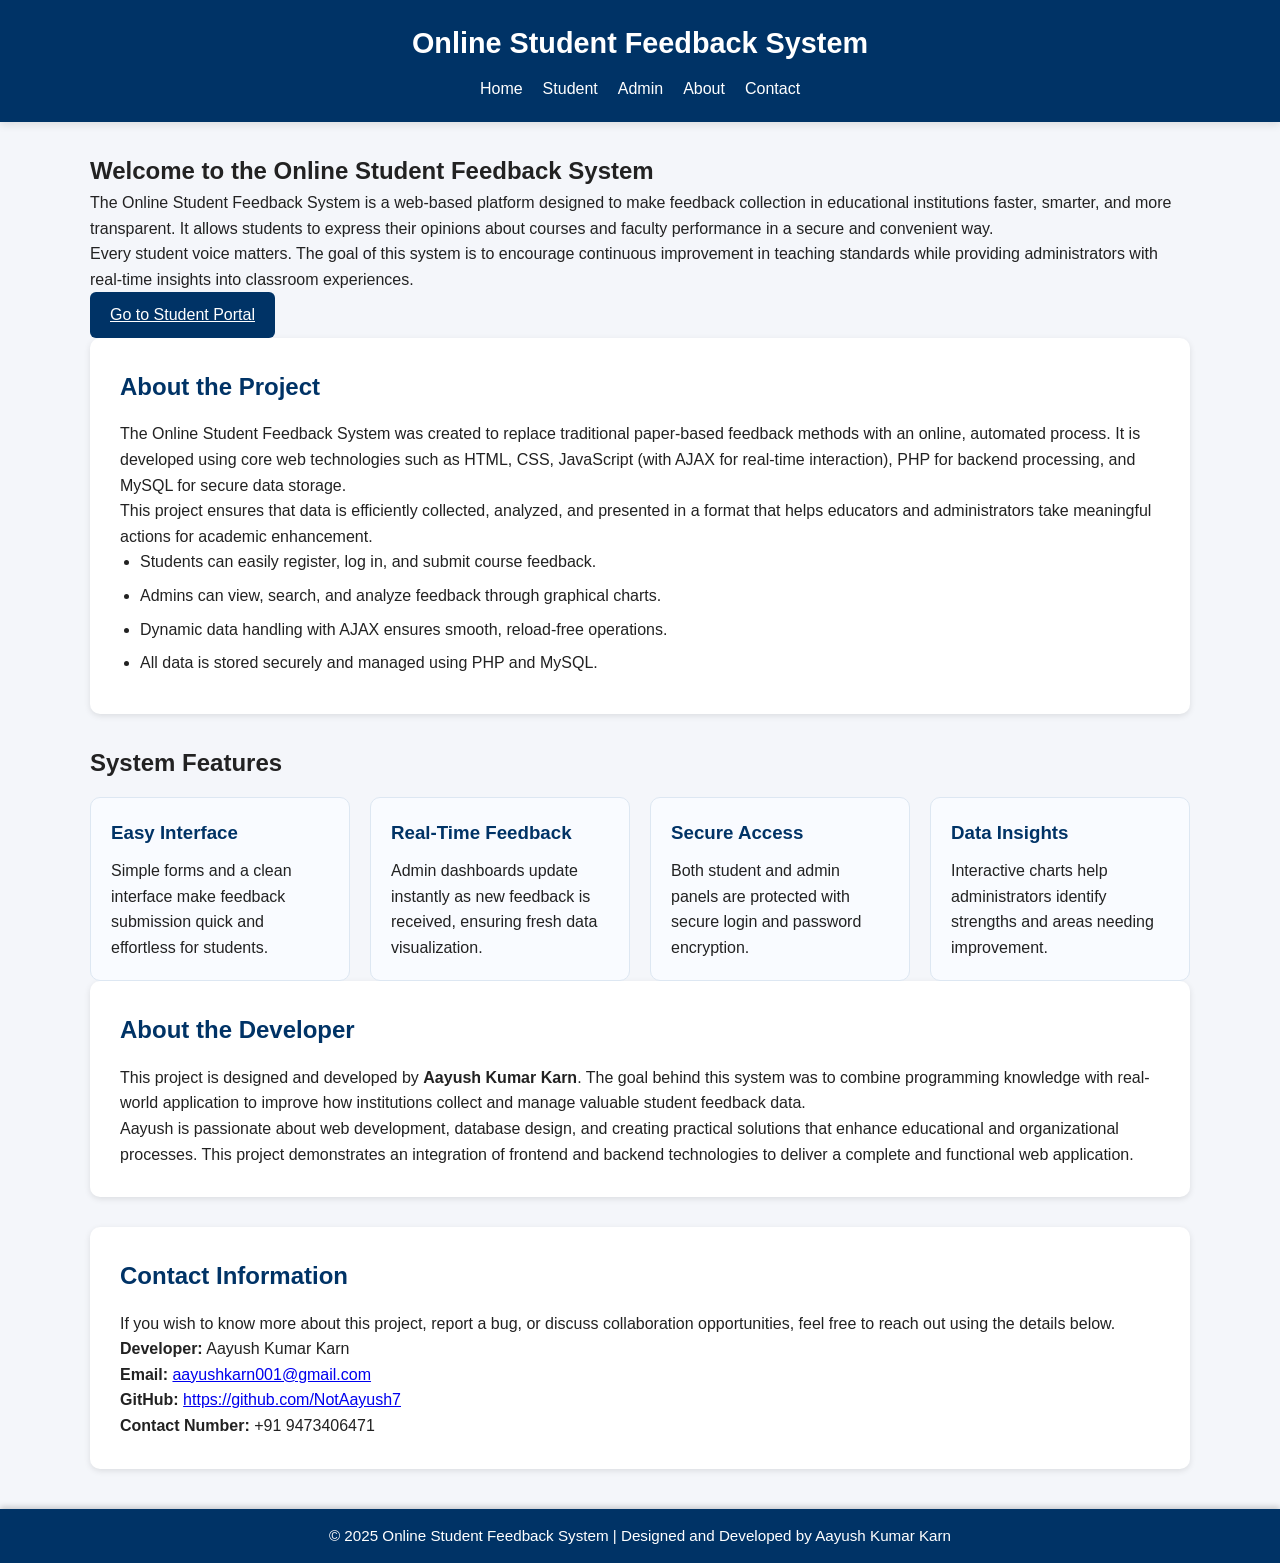
<file: index.html>
<!DOCTYPE html>
<html lang="en">
<head>
  <meta charset="UTF-8">
  <meta name="viewport" content="width=device-width, initial-scale=1.0">
  <title>Online Student Feedback System</title>
  <link rel="stylesheet" href="style.css">
</head>
<body>
  <header>
    <h1>Online Student Feedback System</h1>
    <nav>
      <a href="index.html">Home</a>
      <a href="student_login.html">Student</a>
      <a href="admin_login.html">Admin</a>
      <a href="#about">About</a>
      <a href="#contact">Contact</a>
    </nav>
  </header>

  <main>
    <section class="hero">
      <h2>Welcome to the Online Student Feedback System</h2>
      <p>
        The Online Student Feedback System is a web-based platform designed to make feedback collection in educational institutions faster,
        smarter, and more transparent. It allows students to express their opinions about courses and faculty performance in a secure and convenient way.
      </p>
      <p>
        Every student voice matters. The goal of this system is to encourage continuous improvement in teaching standards while providing administrators
        with real-time insights into classroom experiences.
      </p>
      <a href="student_login.html" class="btn">Go to Student Portal</a>
    </section>

    <section id="about" class="info-section">
      <h2>About the Project</h2>
      <p>
        The Online Student Feedback System was created to replace traditional paper-based feedback methods with an online, automated process. 
        It is developed using core web technologies such as HTML, CSS, JavaScript (with AJAX for real-time interaction), PHP for backend processing,
        and MySQL for secure data storage.
      </p>
      <p>
        This project ensures that data is efficiently collected, analyzed, and presented in a format that helps educators and administrators
        take meaningful actions for academic enhancement.
      </p>
      <ul>
        <li>Students can easily register, log in, and submit course feedback.</li>
        <li>Admins can view, search, and analyze feedback through graphical charts.</li>
        <li>Dynamic data handling with AJAX ensures smooth, reload-free operations.</li>
        <li>All data is stored securely and managed using PHP and MySQL.</li>
      </ul>
    </section>

    <section class="system-features">
      <h2>System Features</h2>
      <div class="features-grid">
        <div class="feature">
          <h3>Easy Interface</h3>
          <p>Simple forms and a clean interface make feedback submission quick and effortless for students.</p>
        </div>
        <div class="feature">
          <h3>Real-Time Feedback</h3>
          <p>Admin dashboards update instantly as new feedback is received, ensuring fresh data visualization.</p>
        </div>
        <div class="feature">
          <h3>Secure Access</h3>
          <p>Both student and admin panels are protected with secure login and password encryption.</p>
        </div>
        <div class="feature">
          <h3>Data Insights</h3>
          <p>Interactive charts help administrators identify strengths and areas needing improvement.</p>
        </div>
      </div>
    </section>

    <section id="developer" class="info-section">
      <h2>About the Developer</h2>
      <p>
        This project is designed and developed by <strong>Aayush Kumar Karn</strong>. 
        The goal behind this system was to combine programming knowledge with real-world application to improve how institutions
        collect and manage valuable student feedback data.
      </p>
      <p>
        Aayush is passionate about web development, database design, and creating practical solutions that enhance educational and organizational processes.
        This project demonstrates an integration of frontend and backend technologies to deliver a complete and functional web application.
      </p>
    </section>

    <section id="contact" class="info-section">
      <h2>Contact Information</h2>
      <p>If you wish to know more about this project, report a bug, or discuss collaboration opportunities, feel free to reach out using the details below.</p>
      <p><strong>Developer:</strong> Aayush Kumar Karn</p>
      <p><strong>Email:</strong> <a href="mailto:aayushkarn001@gmail.com">aayushkarn001@gmail.com</a></p>
      <p><strong>GitHub:</strong> <a href="https://github.com/NotAayush7" target="_blank">https://github.com/NotAayush7</a></p>
      <p><strong>Contact Number:</strong> +91 9473406471</p>
    </section>
  </main>

  <footer>
    <p>© 2025 Online Student Feedback System | Designed and Developed by Aayush Kumar Karn</p>
  </footer>
</body>
</html>
</file>
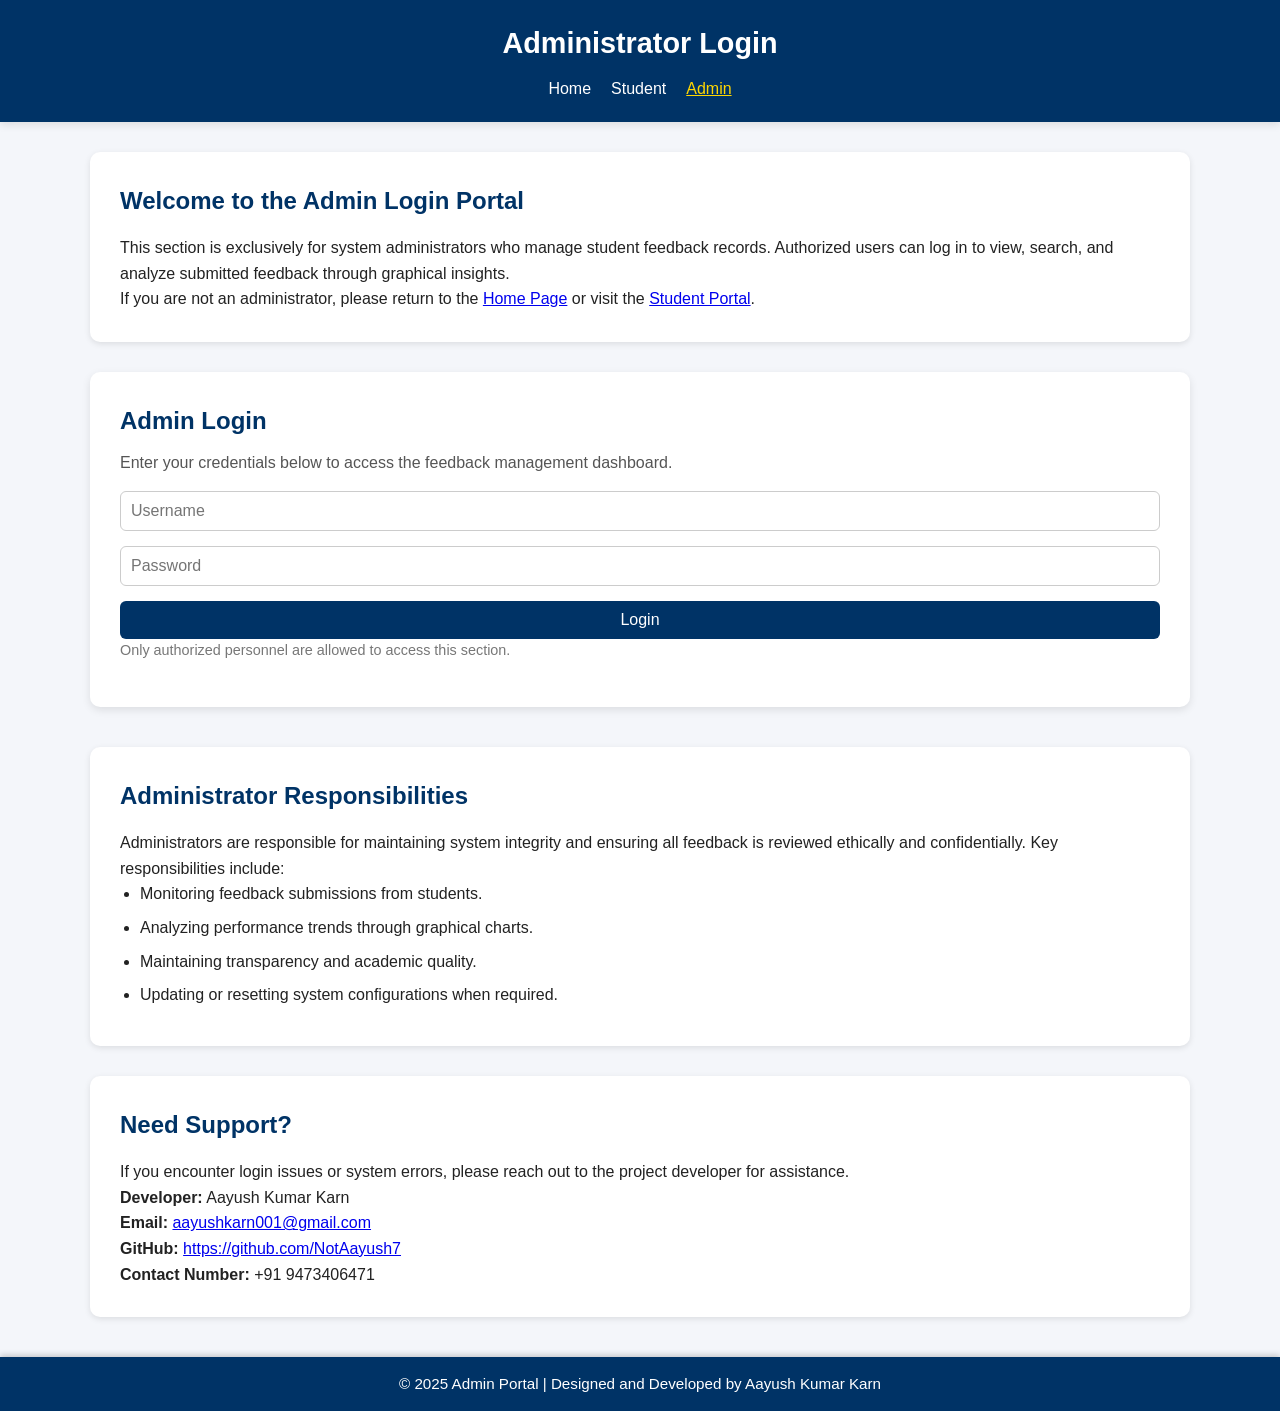
<file: admin_login.html>
<!DOCTYPE html>
<html lang="en">
<head>
  <meta charset="UTF-8">
  <meta name="viewport" content="width=device-width, initial-scale=1.0">
  <title>Admin Login | Online Student Feedback System</title>
  <link rel="stylesheet" href="style.css">
</head>
<body>
  <header>
    <h1>Administrator Login</h1>
    <nav>
      <a href="index.html">Home</a>
      <a href="student_login.html">Student</a>
      <a href="admin_login.html" class="active">Admin</a>
    </nav>
  </header>

  <main>
    <section class="intro">
      <h2>Welcome to the Admin Login Portal</h2>
      <p>
        This section is exclusively for system administrators who manage student feedback records.
        Authorized users can log in to view, search, and analyze submitted feedback through graphical insights.
      </p>
      <p>
        If you are not an administrator, please return to the <a href="index.html">Home Page</a> or 
        visit the <a href="student_login.html">Student Portal</a>.
      </p>
    </section>

    <div class="form-container">
      <form action="php/admin_login.php" method="POST">
        <h2>Admin Login</h2>
        <p>Enter your credentials below to access the feedback management dashboard.</p>
        <input type="text" name="username" placeholder="Username" required>
        <input type="password" name="password" placeholder="Password" required>
        <button type="submit">Login</button>
        <p class="form-note">Only authorized personnel are allowed to access this section.</p>
      </form>
    </div>

    <section class="info-section">
      <h2>Administrator Responsibilities</h2>
      <p>
        Administrators are responsible for maintaining system integrity and ensuring all feedback is reviewed 
        ethically and confidentially. Key responsibilities include:
      </p>
      <ul>
        <li>Monitoring feedback submissions from students.</li>
        <li>Analyzing performance trends through graphical charts.</li>
        <li>Maintaining transparency and academic quality.</li>
        <li>Updating or resetting system configurations when required.</li>
      </ul>
    </section>

    <section id="contact" class="info-section">
      <h2>Need Support?</h2>
      <p>If you encounter login issues or system errors, please reach out to the project developer for assistance.</p>
      <p><strong>Developer:</strong> Aayush Kumar Karn</p>
      <p><strong>Email:</strong> <a href="mailto:aayushkarn001@gmail.com">aayushkarn001@gmail.com</a></p>
      <p><strong>GitHub:</strong> <a href="https://github.com/NotAayush7" target="_blank">https://github.com/NotAayush7</a></p>
      <p><strong>Contact Number:</strong> +91 9473406471</p>
    </section>
  </main>

  <footer>
    <p>© 2025 Admin Portal | Designed and Developed by Aayush Kumar Karn</p>
  </footer>
</body>
</html>
</file>
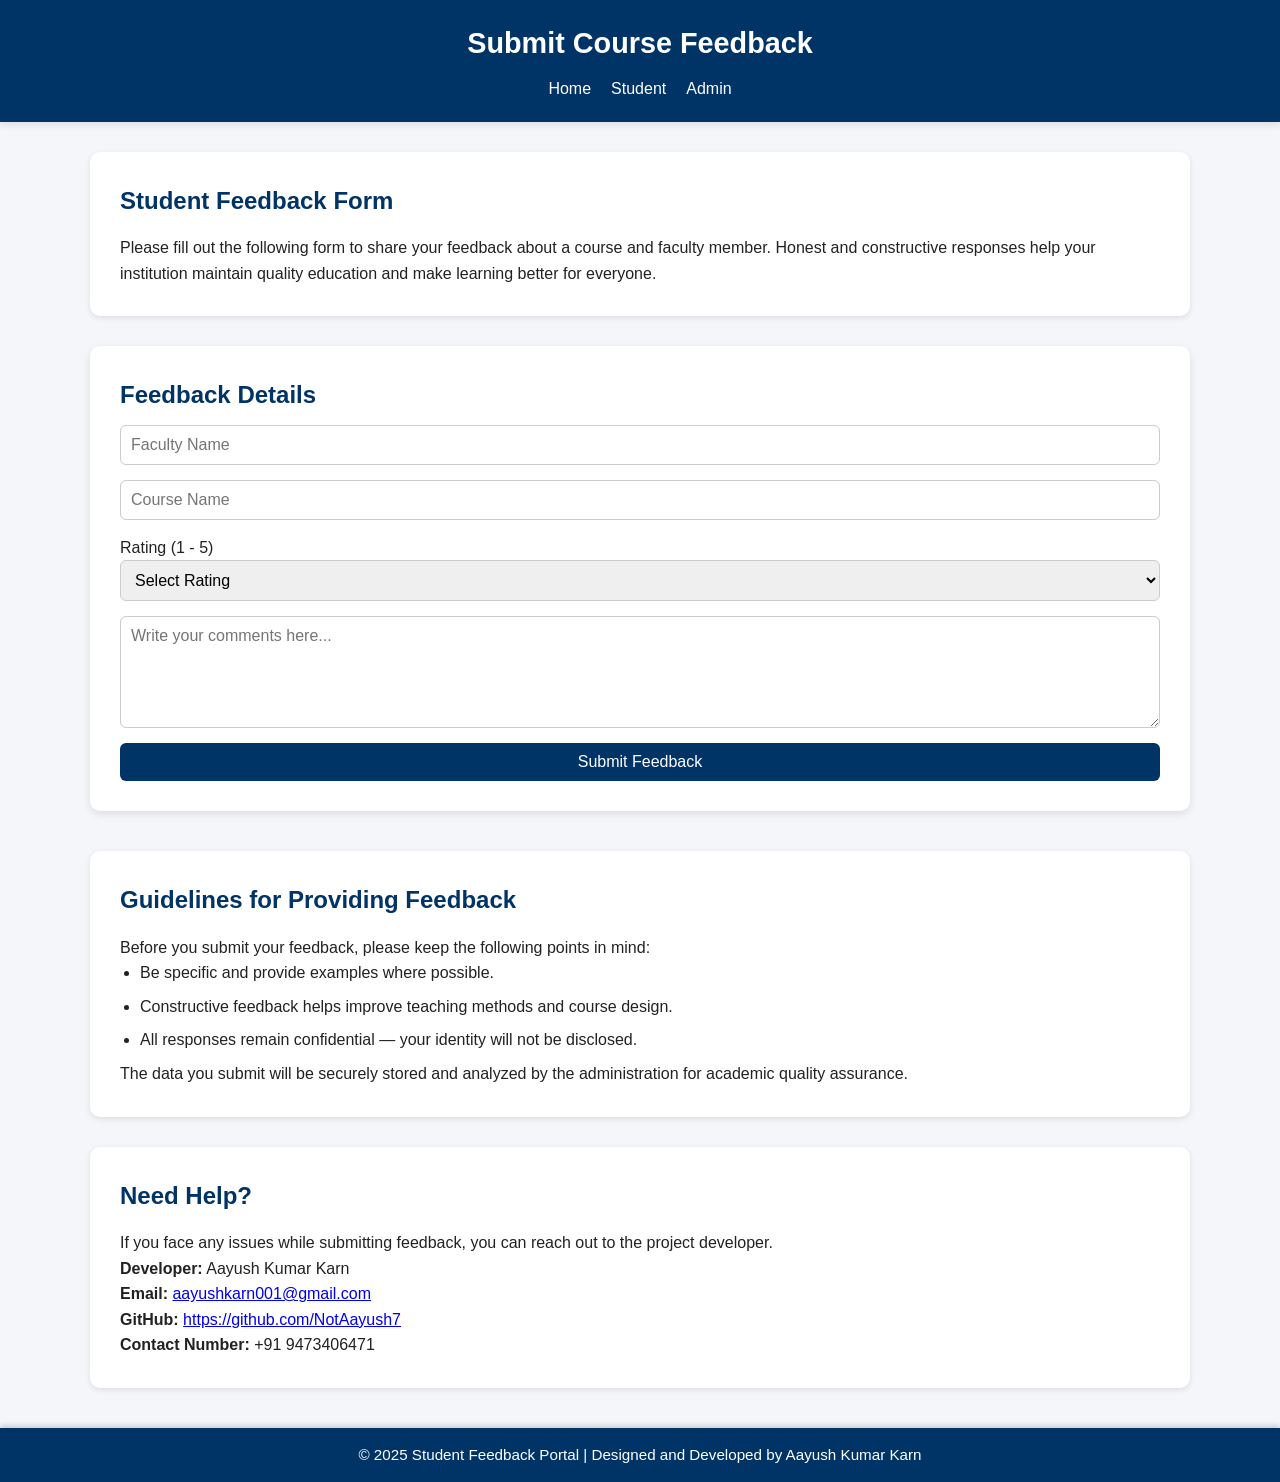
<file: feedback.html>
<!DOCTYPE html>
<html lang="en">
<head>
  <meta charset="UTF-8">
  <meta name="viewport" content="width=device-width, initial-scale=1.0">
  <title>Submit Feedback | Student Portal</title>
  <link rel="stylesheet" href="style.css">
</head>
<body>
  <header>
    <h1>Submit Course Feedback</h1>
    <nav>
      <a href="index.html">Home</a>
      <a href="student_login.html">Student</a>
      <a href="admin_login.html">Admin</a>
    </nav>
  </header>

  <main>
    <section class="intro">
      <h2>Student Feedback Form</h2>
      <p>
        Please fill out the following form to share your feedback about a course and faculty member.
        Honest and constructive responses help your institution maintain quality education and make learning better for everyone.
      </p>
    </section>

    <div class="form-container">
      <form id="feedbackForm" method="POST">
        <h2>Feedback Details</h2>
        <input type="text" name="faculty_name" placeholder="Faculty Name" required>
        <input type="text" name="course" placeholder="Course Name" required>

        <label for="rating">Rating (1 - 5)</label>
        <select name="rating" id="rating" required>
          <option value="">Select Rating</option>
          <option value="1">1 - Poor</option>
          <option value="2">2 - Fair</option>
          <option value="3">3 - Good</option>
          <option value="4">4 - Very Good</option>
          <option value="5">5 - Excellent</option>
        </select>

        <textarea name="comments" placeholder="Write your comments here..." rows="5"></textarea>
        <button type="submit">Submit Feedback</button>
      </form>
    </div>

    <section class="info-section">
      <h2>Guidelines for Providing Feedback</h2>
      <p>
        Before you submit your feedback, please keep the following points in mind:
      </p>
      <ul>
        <li>Be specific and provide examples where possible.</li>
        <li>Constructive feedback helps improve teaching methods and course design.</li>
        <li>All responses remain confidential — your identity will not be disclosed.</li>
      </ul>
      <p>
        The data you submit will be securely stored and analyzed by the administration for academic quality assurance.
      </p>
    </section>

    <section id="contact" class="info-section">
      <h2>Need Help?</h2>
      <p>If you face any issues while submitting feedback, you can reach out to the project developer.</p>
      <p><strong>Developer:</strong> Aayush Kumar Karn</p>
      <p><strong>Email:</strong> <a href="mailto:aayushkarn001@gmail.com">aayushkarn001@gmail.com</a></p>
      <p><strong>GitHub:</strong> <a href="https://github.com/NotAayush7" target="_blank">https://github.com/NotAayush7</a></p>
      <p><strong>Contact Number:</strong> +91 9473406471</p>
    </section>
  </main>

  <footer>
    <p>© 2025 Student Feedback Portal | Designed and Developed by Aayush Kumar Karn</p>
  </footer>

  <script src="js/script.js"></script>
</body>
</html>
</file>
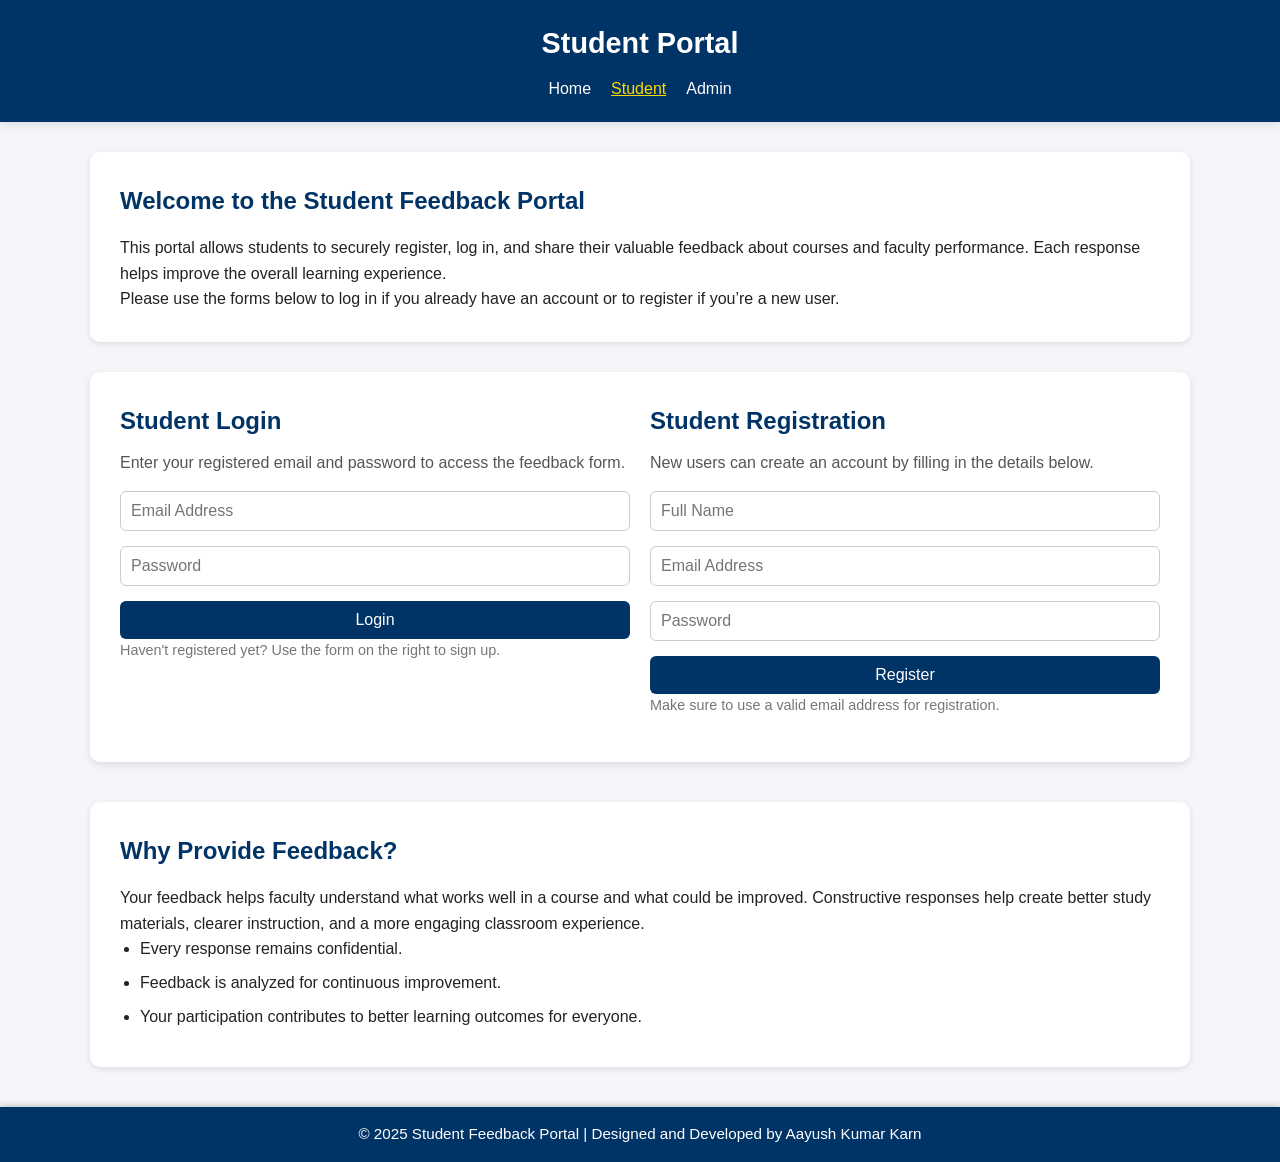
<file: student_login.html>
<!DOCTYPE html>
<html lang="en">
<head>
  <meta charset="UTF-8">
  <meta name="viewport" content="width=device-width, initial-scale=1.0">
  <title>Student Portal | Online Feedback System</title>
  <link rel="stylesheet" href="style.css">
</head>
<body>
  <header>
    <h1>Student Portal</h1>
    <nav>
      <a href="index.html">Home</a>
      <a href="student_login.html" class="active">Student</a>
      <a href="admin_login.html">Admin</a>
    </nav>
  </header>

  <main>
    <section class="intro">
      <h2>Welcome to the Student Feedback Portal</h2>
      <p>
        This portal allows students to securely register, log in, and share their valuable feedback 
        about courses and faculty performance. Each response helps improve the overall learning experience.
      </p>
      <p>
        Please use the forms below to log in if you already have an account or to register if you’re a new user.
      </p>
    </section>

    <div class="form-container dual-form">
      <div class="form-box">
        <form id="loginForm" method="POST">
          <h2>Student Login</h2>
          <p>Enter your registered email and password to access the feedback form.</p>
          <input type="email" name="email" placeholder="Email Address" required>
          <input type="password" name="password" placeholder="Password" required>
          <button type="submit">Login</button>
          <p class="form-note">Haven't registered yet? Use the form on the right to sign up.</p>
        </form>
      </div>

      <div class="form-box">
        <form id="registerForm" method="POST">
          <h2>Student Registration</h2>
          <p>New users can create an account by filling in the details below.</p>
          <input type="text" name="name" placeholder="Full Name" required>
          <input type="email" name="email" placeholder="Email Address" required>
          <input type="password" name="password" placeholder="Password" required>
          <button type="submit">Register</button>
          <p class="form-note">Make sure to use a valid email address for registration.</p>
        </form>
      </div>
    </div>

    <section class="info-section">
      <h2>Why Provide Feedback?</h2>
      <p>
        Your feedback helps faculty understand what works well in a course and what could be improved.
        Constructive responses help create better study materials, clearer instruction, and a more engaging classroom experience.
      </p>
      <ul>
        <li>Every response remains confidential.</li>
        <li>Feedback is analyzed for continuous improvement.</li>
        <li>Your participation contributes to better learning outcomes for everyone.</li>
      </ul>
    </section>
  </main>

  <footer>
    <p>© 2025 Student Feedback Portal | Designed and Developed by Aayush Kumar Karn</p>
  </footer>

  <script src="js/script.js"></script>
</body>
</html>
</file>
<file: style.css>
/* Global Styles */
* {
  margin: 0;
  padding: 0;
  box-sizing: border-box;
  font-family: "Poppins", Arial, sans-serif;
}

body {
  background-color: #f4f6fa;
  color: #222;
  line-height: 1.6;
}

/* Header and Navigation */
header {
  background-color: #003366;
  color: white;
  text-align: center;
  padding: 20px 0;
  box-shadow: 0 3px 8px rgba(0, 0, 0, 0.1);
}

header h1 {
  font-size: 1.8em;
  margin-bottom: 10px;
}

nav {
  display: flex;
  justify-content: center;
  flex-wrap: wrap;
  gap: 20px;
}

nav a {
  color: white;
  text-decoration: none;
  font-weight: 500;
  transition: 0.3s ease;
}

nav a:hover,
nav a.active {
  text-decoration: underline;
  color: #ffd700;
}

/* Buttons */
.btn,
button {
  display: inline-block;
  background-color: #003366;
  color: white;
  border: none;
  padding: 10px 20px;
  border-radius: 6px;
  font-size: 1em;
  cursor: pointer;
  transition: background 0.3s ease, transform 0.2s ease;
}

.btn:hover,
button:hover {
  background-color: #004b99;
  transform: scale(1.05);
}

/* Main Sections */
main {
  width: 90%;
  max-width: 1100px;
  margin: 30px auto;
}

.intro,
.info-section {
  background-color: white;
  padding: 30px;
  margin-bottom: 30px;
  border-radius: 10px;
  box-shadow: 0 2px 6px rgba(0, 0, 0, 0.1);
}

.intro h2,
.info-section h2 {
  color: #003366;
  margin-bottom: 15px;
}

.info-section ul {
  list-style-type: disc;
  margin-left: 20px;
}

.info-section ul li {
  margin-bottom: 8px;
}

/* Feature Grid (Index Page) */
.features-grid {
  display: grid;
  grid-template-columns: repeat(auto-fit, minmax(240px, 1fr));
  gap: 20px;
  margin-top: 15px;
}

.feature {
  background: #f9fbff;
  border: 1px solid #dde7f2;
  padding: 20px;
  border-radius: 10px;
  text-align: left;
  transition: transform 0.2s ease, box-shadow 0.3s ease;
}

.feature:hover {
  transform: translateY(-5px);
  box-shadow: 0 3px 8px rgba(0, 0, 0, 0.15);
}

.feature h3 {
  color: #003366;
  margin-bottom: 10px;
}

/* Form Containers */
.form-container {
  background: white;
  padding: 30px;
  border-radius: 10px;
  box-shadow: 0 3px 8px rgba(0, 0, 0, 0.1);
  margin-bottom: 40px;
}

.dual-form {
  display: flex;
  flex-wrap: wrap;
  justify-content: space-between;
  gap: 20px;
}

.form-box {
  flex: 1;
  min-width: 320px;
}

form {
  display: flex;
  flex-direction: column;
}

form h2 {
  color: #003366;
  margin-bottom: 10px;
}

form p {
  margin-bottom: 15px;
  color: #555;
}

input,
select,
textarea {
  width: 100%;
  padding: 10px;
  margin-bottom: 15px;
  border: 1px solid #ccc;
  border-radius: 6px;
  font-size: 1em;
  transition: border-color 0.3s ease, box-shadow 0.2s ease;
}

input:focus,
select:focus,
textarea:focus {
  border-color: #003366;
  box-shadow: 0 0 5px rgba(0, 51, 102, 0.3);
  outline: none;
}

.form-note {
  font-size: 0.9em;
  color: #777;
}

/* Table (Admin Dashboard) */
table {
  width: 100%;
  border-collapse: collapse;
  margin-top: 15px;
  background-color: white;
  border-radius: 10px;
  overflow: hidden;
  box-shadow: 0 2px 6px rgba(0, 0, 0, 0.1);
}

table th,
table td {
  text-align: center;
  padding: 12px;
  border-bottom: 1px solid #ddd;
}

table th {
  background-color: #003366;
  color: white;
}

table tr:hover td {
  background-color: #f2f7fc;
}

#searchBar {
  width: 50%;
  max-width: 400px;
  padding: 10px;
  margin: 15px 0;
  border: 2px solid #003366;
  border-radius: 6px;
  outline: none;
  font-size: 1em;
}

#searchBar:focus {
  box-shadow: 0 0 5px rgba(0, 51, 102, 0.4);
}

/* Chart Section */
.chart-section {
  background: white;
  padding: 30px;
  border-radius: 10px;
  box-shadow: 0 2px 6px rgba(0, 0, 0, 0.1);
  margin-top: 30px;
  text-align: center;
}

canvas {
  width: 100%;
  max-width: 700px;
  margin-top: 20px;
}

/* Footer */
footer {
  background-color: #003366;
  color: white;
  text-align: center;
  padding: 15px 10px;
  margin-top: 40px;
  font-size: 0.95em;
  box-shadow: 0 -2px 6px rgba(0, 0, 0, 0.2);
}

/* Responsive Design */
@media (max-width: 768px) {
  nav {
    flex-direction: column;
    gap: 10px;
  }

  .dual-form {
    flex-direction: column;
  }

  #searchBar {
    width: 100%;
  }

  .btn,
  button {
    width: 100%;
  }
}
</file>
